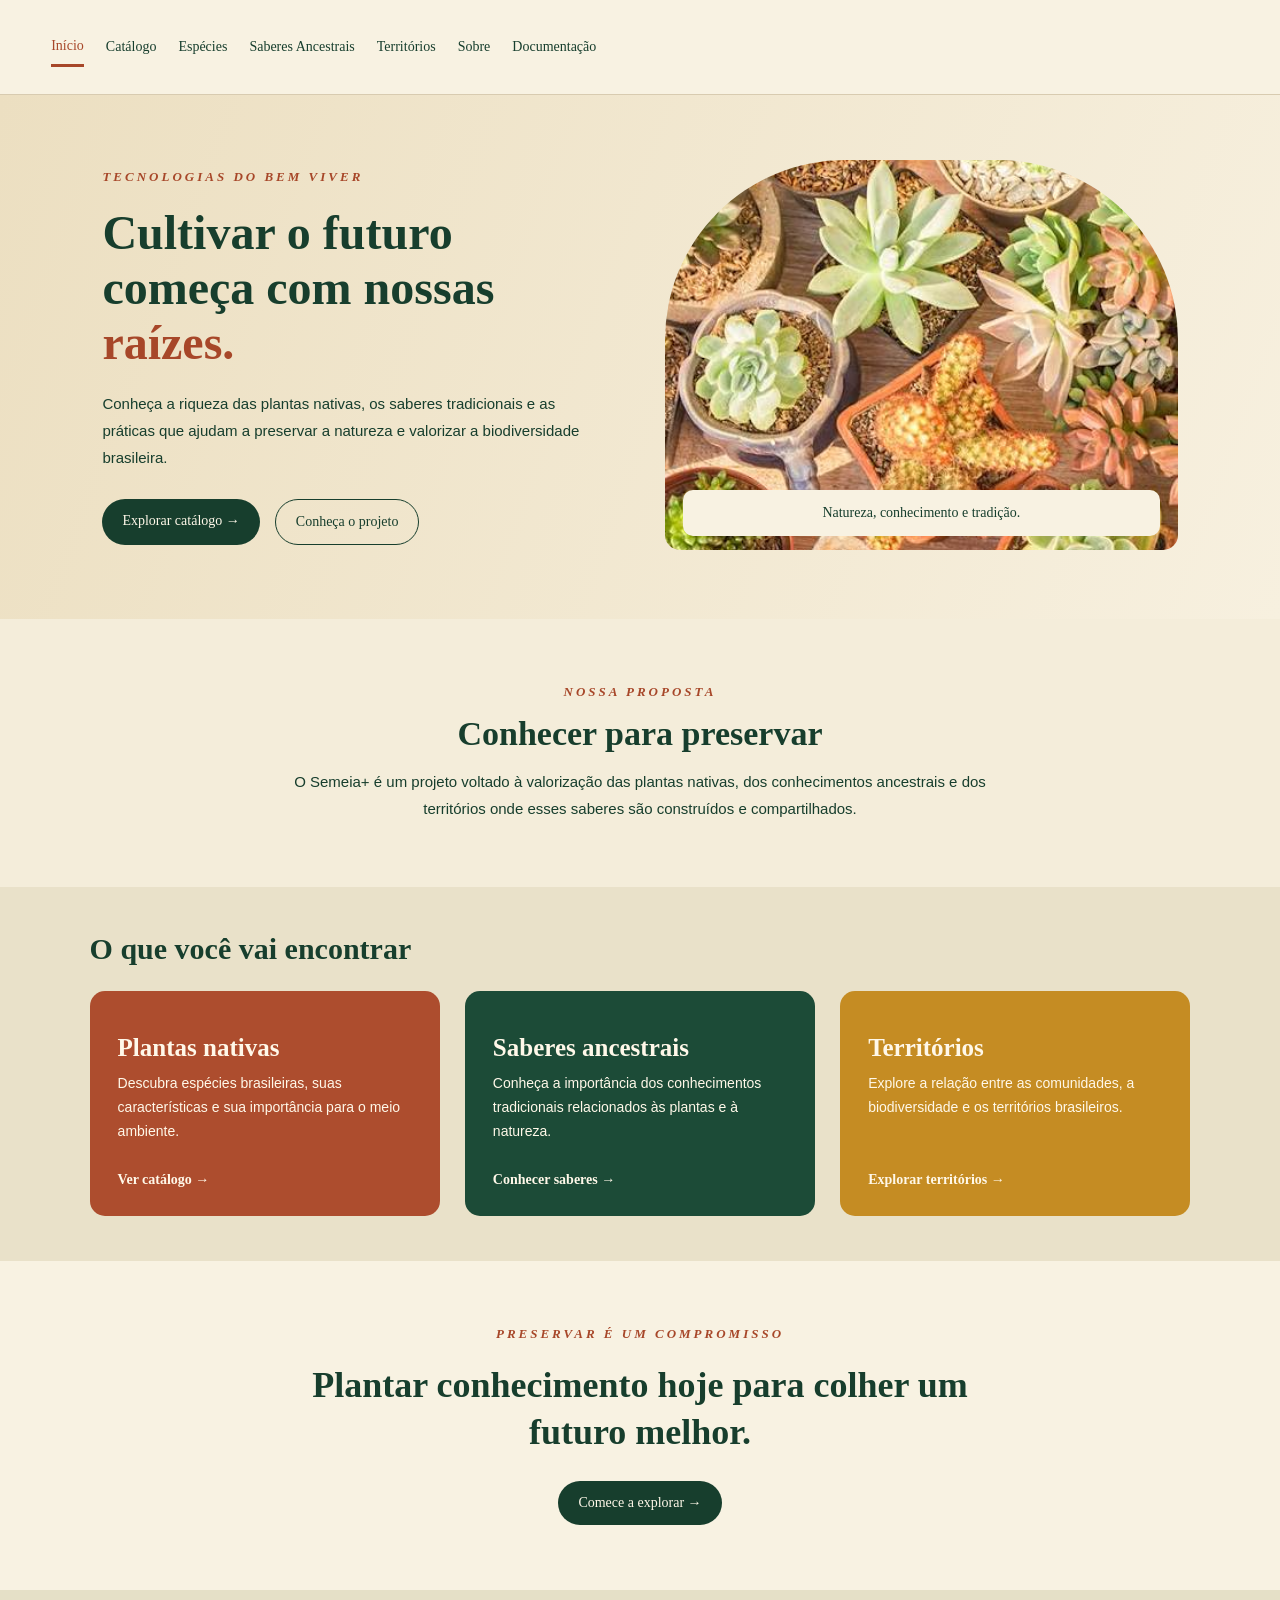
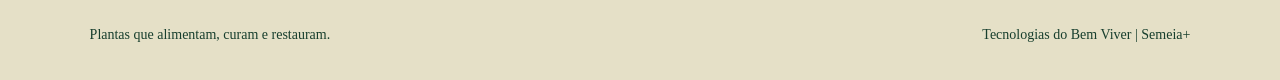
<file: index.html>
<!DOCTYPE html>
<html lang="pt-BR">

<head>
    <meta charset="UTF-8">
    <meta name="viewport" content="width=device-width, initial-scale=1.0">

    <title>Início - Semeia+</title>

    <link rel="stylesheet" href="index.css">
    <link rel="stylesheet" href="navbar.css">
</head>

<body>

    <header class="cabecalho">

      

        <nav>
            <a href="index.html" class="ativo">Início</a>
            <a href="catalogo.html">Catálogo</a>
            <a href="especies.html">Espécies</a>
            <a href="saberes.html">Saberes Ancestrais</a>
            <a href="territorios.html">Territórios</a>
            <a href="sobre.html">Sobre</a>
            <a href="documentacao.html">Documentação</a>
        </nav>

    </header>


    <main>

        <section class="inicio">

            <div class="texto-inicio">

                <p class="categoria">TECNOLOGIAS DO BEM VIVER</p>

                <h2>
                    Cultivar o futuro
                    começa com nossas
                    <span>raízes.</span>
                </h2>

                <p class="descricao-inicio">
                    Conheça a riqueza das plantas nativas, os saberes
                    tradicionais e as práticas que ajudam a preservar
                    a natureza e valorizar a biodiversidade brasileira.
                </p>

                <div class="botoes">

                    <a href="catalogo.html" class="botao-principal">
                        Explorar catálogo →
                    </a>

                    <a href="sobre.html" class="botao-secundario">
                        Conheça o projeto
                    </a>

                </div>

            </div>


            <div class="imagem-inicio">

                <img src="image.png"
                    alt="Plantas nativas e vegetação brasileira">

                <div class="legenda-imagem">
                    <p>Natureza, conhecimento e tradição.</p>
                </div>

            </div>

        </section>


        <section class="sobre-projeto">

            <p class="categoria">NOSSA PROPOSTA</p>

            <h2>Conhecer para preservar</h2>

            <p>
                O Semeia+ é um projeto voltado à valorização das plantas
                nativas, dos conhecimentos ancestrais e dos territórios
                onde esses saberes são construídos e compartilhados.
            </p>

        </section>


        <section class="destaques">

            <div class="titulo-secao">
                <h2>O que você vai encontrar</h2>
            </div>

            <div class="cartoes-inicio">

                <article class="cartao-inicio terracota">
                    

                    <h3>Plantas nativas</h3>

                    <p>
                        Descubra espécies brasileiras, suas características
                        e sua importância para o meio ambiente.
                    </p>

                    <a href="catalogo.html">Ver catálogo →</a>
                </article>


                <article class="cartao-inicio verde">
                   

                    <h3>Saberes ancestrais</h3>

                    <p>
                        Conheça a importância dos conhecimentos tradicionais
                        relacionados às plantas e à natureza.
                    </p>

                    <a href="saberes.html">Conhecer saberes →</a>
                </article>


                <article class="cartao-inicio amarelo">
                    

                    <h3>Territórios</h3>

                    <p>
                        Explore a relação entre as comunidades,
                        a biodiversidade e os territórios brasileiros.
                    </p>

                    <a href="territorios.html">Explorar territórios →</a>
                </article>

            </div>

        </section>


        <section class="frase-final">

            <p class="categoria">PRESERVAR É UM COMPROMISSO</p>

            <h2>
                Plantar conhecimento hoje
                para colher um futuro melhor.
            </h2>

            <a href="catalogo.html" class="botao-principal">
                Comece a explorar →
            </a>

        </section>

    </main>


    <footer>
        <p>Plantas que alimentam, curam e restauram.</p>
        <p>Tecnologias do Bem Viver | Semeia+</p>
    </footer>

</body>

</html>
</file>
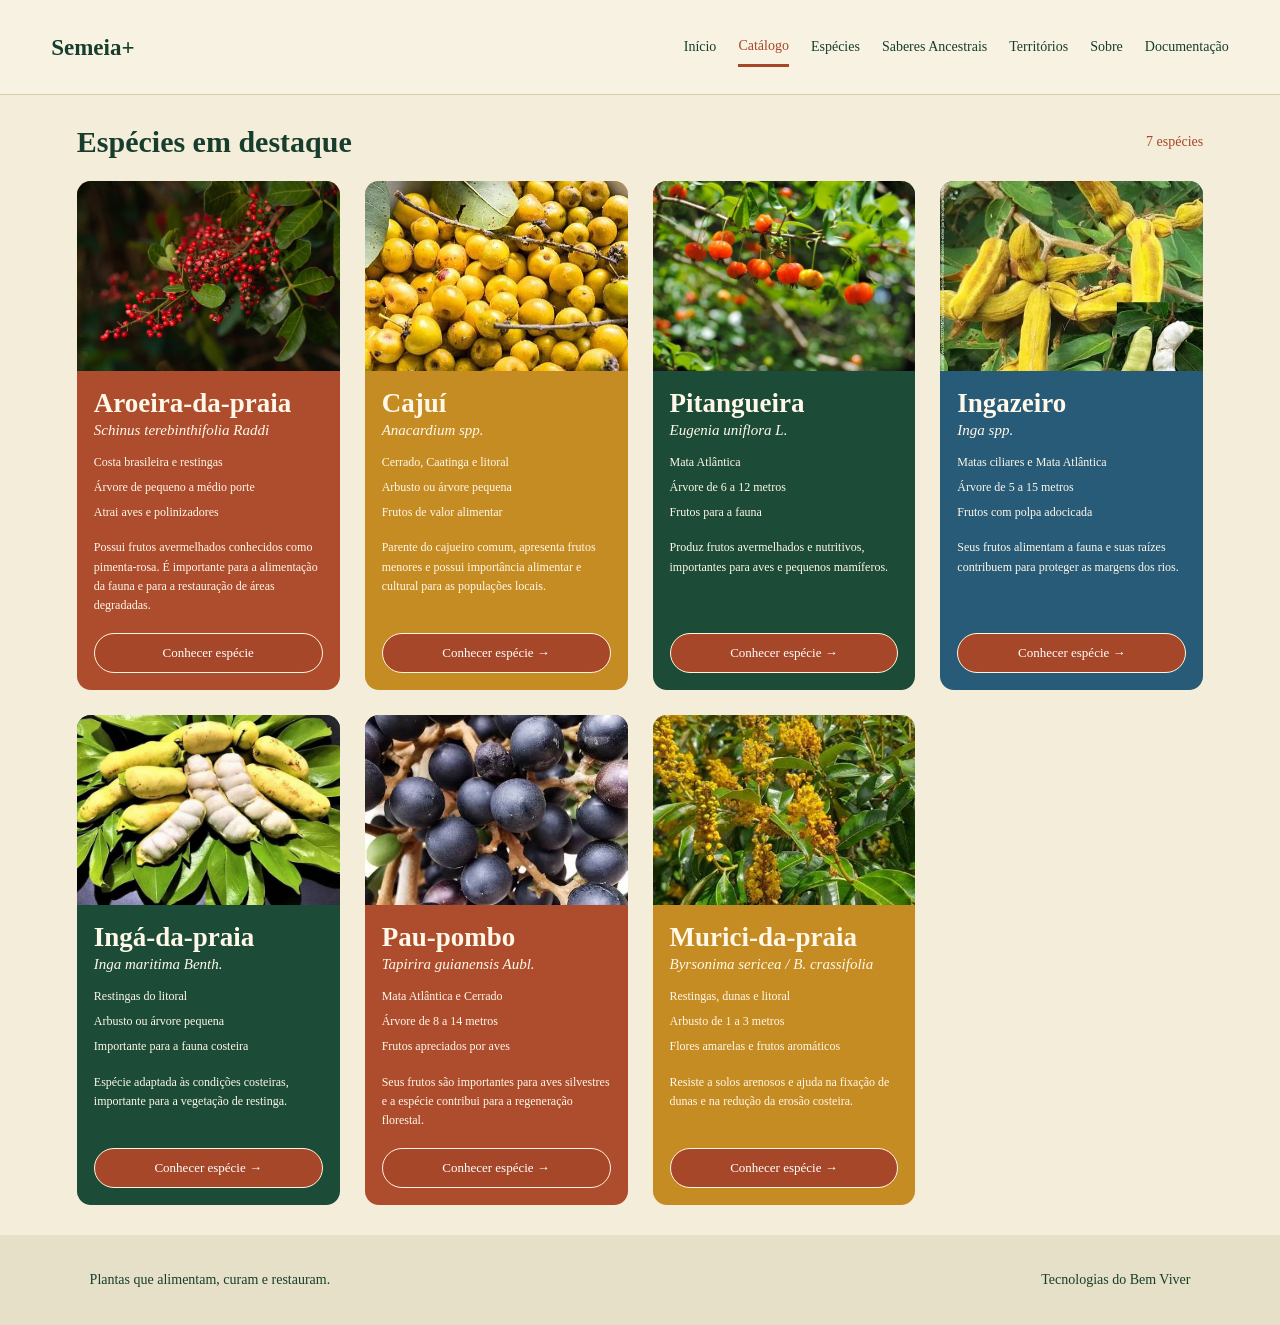
<file: catalogo.html>
<!DOCTYPE html>
<html lang="pt-BR">
<head>
    <meta charset="UTF-8">
    <meta name="viewport" content="width=device-width, initial-scale=1.0">
    <title>Catálogo - Semeia+</title>
    <link rel="stylesheet" href="catalogo.css">
    <link rel="stylesheet" href="navbar.css">
</head>
<body>

    <header class="cabecalho">
        <div class="logo">
    
            <h1>Semeia+</h1>
        </div>

        <nav>
            <a href="index.html">Início</a>
            <a href="catalogo.html" class="ativo">Catálogo</a>
            <a href="especies.html">Espécies</a>
            <a href="saberes.html">Saberes Ancestrais</a>
            <a href="territorios.html">Territórios</a>
            <a href="sobre.html">Sobre</a>
            <a href="documentacao.html">Documentação</a>
        </nav>
    </header>


    <main class="catalogo">
        <div class="titulo-secao">
            <h2>Espécies em destaque</h2>
            <p id="contador">7 espécies</p>
        </div>

        <div class="cartoes">

            <article class="cartao terracota"
                data-nome="aroeira-da-praia schinus terebinthifolia"
                data-bioma="restinga mata atlântica"
                data-tipo="árvore">

                <img src="aroeira.png"
                    alt="Aroeira-da-praia">

                <div class="conteudo">
                    <h3>Aroeira-da-praia</h3>
                    <p class="cientifico">Schinus terebinthifolia Raddi</p>

                    <p class="informacao">Costa brasileira e restingas</p>
                    <p class="informacao">Árvore de pequeno a médio porte</p>
                    <p class="informacao">Atrai aves e polinizadores</p>

                    <p class="descricao">
                        Possui frutos avermelhados conhecidos como
                        pimenta-rosa. É importante para a alimentação
                        da fauna e para a restauração de áreas degradadas.
                    </p>

                    <button onclick="mostrarDetalhes('aroeira')">
                        Conhecer espécie 
                    </button>

                    <div id="aroeira" class="detalhes">
                        <p><strong>Descrição e características:</strong>
                        Árvore de copa arredondada, folhas compostas
                        e pequenas flores claras.</p>

                        <p><strong>Locais de ocorrência:</strong>
                        Costa brasileira e diferentes formações vegetais,
                        principalmente em solos arenosos.</p>

                        <p><strong>Aspectos ecológicos:</strong>
                        Seus frutos alimentam aves e suas flores atraem
                        abelhas e outros polinizadores.</p>

                        <p><strong>Por que preservar?</strong>
                        Ajuda na recuperação da vegetação nativa e na
                        criação de condições favoráveis para a fauna.</p>
                    </div>
                </div>
            </article>

            <article class="cartao amarelo"
                data-nome="cajui anacardium humile anacardium microcarpum"
                data-bioma="cerrado caatinga restinga"
                data-tipo="arbusto">

                <img src="cajui.png" alt="Cajuí">

                <div class="conteudo">
                    <h3>Cajuí</h3>
                    <p class="cientifico">Anacardium spp.</p>

                    <p class="informacao">Cerrado, Caatinga e litoral</p>
                    <p class="informacao">Arbusto ou árvore pequena</p>
                    <p class="informacao">Frutos de valor alimentar</p>

                    <p class="descricao">
                        Parente do cajueiro comum, apresenta frutos
                        menores e possui importância alimentar e cultural
                        para as populações locais.
                    </p>

                    <button onclick="mostrarDetalhes('cajui')">
                        Conhecer espécie →
                    </button>

                    <div id="cajui" class="detalhes">
                        <p><strong>Descrição e características:</strong>
                        Pode apresentar porte arbustivo ou formar árvores
                        pequenas. Seus frutos e pseudofrutos são geralmente
                        menores que os do caju cultivado.</p>

                        <p><strong>Locais de ocorrência:</strong>
                        Cerrado, Caatinga e formações litorâneas do Nordeste
                        e Centro-Oeste.</p>

                        <p><strong>Aspectos ecológicos:</strong>
                        Adapta-se a solos arenosos e secos. Seus frutos
                        alimentam animais da fauna nativa.</p>

                        <p><strong>Por que preservar?</strong>
                        Protege a biodiversidade e valoriza os conhecimentos
                        tradicionais relacionados às plantas nativas.</p>
                    </div>
                </div>
            </article>

            <article class="cartao verde"
                data-nome="pitangueira eugenia uniflora"
                data-bioma="mata atlântica"
                data-tipo="árvore">

                <img src="pitangueira.png" alt="Pitangueira">

                <div class="conteudo">
                    <h3>Pitangueira</h3>
                    <p class="cientifico">Eugenia uniflora L.</p>

                    <p class="informacao">Mata Atlântica</p>
                    <p class="informacao">Árvore de 6 a 12 metros</p>
                    <p class="informacao">Frutos para a fauna</p>

                    <p class="descricao">
                        Produz frutos avermelhados e nutritivos, importantes
                        para aves e pequenos mamíferos.
                    </p>

                    <button onclick="mostrarDetalhes('pitangueira')">
                        Conhecer espécie →
                    </button>

                    <div id="pitangueira" class="detalhes">
                        <p><strong>Descrição e características:</strong>
                        Possui tronco tortuoso e liso, folhas brilhantes,
                        flores brancas e frutos sulcados.</p>

                        <p><strong>Locais de ocorrência:</strong>
                        Mata Atlântica e outras formações vegetais,
                        da Bahia ao Rio Grande do Sul.</p>

                        <p><strong>Aspectos ecológicos:</strong>
                        É frequente em solos úmidos. Floresce entre agosto
                        e novembro e frutifica de outubro a janeiro.</p>

                        <p><strong>Por que preservar?</strong>
                        Contribui para a conservação do solo, a arborização
                        urbana e a recuperação ambiental.</p>
                    </div>
                </div>
            </article>

            <article class="cartao azul"
                data-nome="ingazeiro inga vera inga edulis"
                data-bioma="mata atlântica"
                data-tipo="árvore">

                <img src="ingazeiro.png" alt="Ingazeiro">

                <div class="conteudo">
                    <h3>Ingazeiro</h3>
                    <p class="cientifico">Inga spp.</p>

                    <p class="informacao">Matas ciliares e Mata Atlântica</p>
                    <p class="informacao">Árvore de 5 a 15 metros</p>
                    <p class="informacao">Frutos com polpa adocicada</p>

                    <p class="descricao">
                        Seus frutos alimentam a fauna e suas raízes
                        contribuem para proteger as margens dos rios.
                    </p>

                    <button onclick="mostrarDetalhes('ingazeiro')">
                        Conhecer espécie →
                    </button>

                    <div id="ingazeiro" class="detalhes">
                        <p><strong>Descrição e características:</strong>
                        Possui copa ampla, folhas compostas e vagens
                        com sementes envoltas em polpa branca e doce.</p>

                        <p><strong>Locais de ocorrência:</strong>
                        Diversas formações vegetais brasileiras,
                        principalmente florestas e matas ciliares.</p>

                        <p><strong>Aspectos ecológicos:</strong>
                        É uma espécie pioneira, de crescimento rápido,
                        adaptada a solos úmidos e margens de rios.</p>

                        <p><strong>Por que preservar?</strong>
                        Ajuda a recuperar matas ciliares e protege
                        as margens dos rios contra a erosão.</p>
                    </div>
                </div>
            </article>

            <article class="cartao verde"
                data-nome="inga-da-praia inga maritima"
                data-bioma="restinga"
                data-tipo="arbusto">

                <img src="ingadapraia.png"
                    alt="Ingá-da-praia">

                <div class="conteudo">
                    <h3>Ingá-da-praia</h3>
                    <p class="cientifico">Inga maritima Benth.</p>

                    <p class="informacao">Restingas do litoral</p>
                    <p class="informacao">Arbusto ou árvore pequena</p>
                    <p class="informacao">Importante para a fauna costeira</p>

                    <p class="descricao">
                        Espécie adaptada às condições costeiras,
                        importante para a vegetação de restinga.
                    </p>

                    <button onclick="mostrarDetalhes('inga-praia')">
                        Conhecer espécie →
                    </button>

                    <div id="inga-praia" class="detalhes">
                        <p><strong>Descrição e características:</strong>
                        Planta de 1 a 6 metros, com folhas compostas
                        e vagens achatadas com polpa branca.</p>

                        <p><strong>Locais de ocorrência:</strong>
                        Endêmica do Brasil, registrada em restingas
                        do Sudeste, especialmente no Rio de Janeiro.</p>

                        <p><strong>Aspectos ecológicos:</strong>
                        Tolera solos salinos e áreas brejosas próximas
                        ao mar. Floresce de junho a novembro.</p>

                        <p><strong>Por que preservar?</strong>
                        Sua conservação contribui para a restauração
                        de restingas afetadas pela urbanização.</p>
                    </div>
                </div>
            </article>

            <article class="cartao terracota"
                data-nome="pau-pombo tapirira guianensis"
                data-bioma="mata atlântica cerrado"
                data-tipo="árvore">

                <img src="paupombo.png" alt="Pau-pombo">

                <div class="conteudo">
                    <h3>Pau-pombo</h3>
                    <p class="cientifico">Tapirira guianensis Aubl.</p>

                    <p class="informacao">Mata Atlântica e Cerrado</p>
                    <p class="informacao">Árvore de 8 a 14 metros</p>
                    <p class="informacao">Frutos apreciados por aves</p>

                    <p class="descricao">
                        Seus frutos são importantes para aves silvestres
                        e a espécie contribui para a regeneração florestal.
                    </p>

                    <button onclick="mostrarDetalhes('pau-pombo')">
                        Conhecer espécie →
                    </button>

                    <div id="pau-pombo" class="detalhes">
                        <p><strong>Descrição e características:</strong>
                        Árvore de copa frondosa, folhas compostas
                        e frutos pequenos e carnosos.</p>

                        <p><strong>Locais de ocorrência:</strong>
                        Ocorre em quase todo o Brasil, principalmente
                        em solos úmidos e várzeas.</p>

                        <p><strong>Aspectos ecológicos:</strong>
                        Seus frutos alimentam aves silvestres,
                        incluindo pombos nativos.</p>

                        <p><strong>Por que preservar?</strong>
                        Ajuda a manter populações de aves e contribui
                        para a regeneração florestal.</p>
                    </div>
                </div>
            </article>

            <article class="cartao amarelo"
                data-nome="murici-da-praia byrsonima sericea byrsonima crassifolia"
                data-bioma="restinga"
                data-tipo="arbusto">

                <img src="murici.png"
                    alt="Murici-da-praia">

                <div class="conteudo">
                    <h3>Murici-da-praia</h3>
                    <p class="cientifico">Byrsonima sericea / B. crassifolia</p>

                    <p class="informacao">Restingas, dunas e litoral</p>
                    <p class="informacao">Arbusto de 1 a 3 metros</p>
                    <p class="informacao">Flores amarelas e frutos aromáticos</p>

                    <p class="descricao">
                        Resiste a solos arenosos e ajuda na fixação de
                        dunas e na redução da erosão costeira.
                    </p>

                    <button onclick="mostrarDetalhes('murici')">
                        Conhecer espécie →
                    </button>

                    <div id="murici" class="detalhes">
                        <p><strong>Descrição e características:</strong>
                        Arbusto de copa aberta, folhas coriáceas,
                        flores amarelas e frutos aromáticos.</p>

                        <p><strong>Locais de ocorrência:</strong>
                        Faixa litorânea brasileira, em restingas,
                        dunas e matas de tabuleiro.</p>

                        <p><strong>Aspectos ecológicos:</strong>
                        Resistente ao sol, à salinidade e aos solos
                        arenosos. Floresce de setembro a janeiro.</p>

                        <p><strong>Por que preservar?</strong>
                        Contribui para fixar dunas, conter a erosão
                        e alimentar a fauna das restingas.</p>
                    </div>
                </div>
            </article>

        </div>
    </main>

    <footer>
        <p>Plantas que alimentam, curam e restauram.</p>
        <p>Tecnologias do Bem Viver</p>
    </footer>

    <script>
        function mostrarDetalhes(id) {
            const detalhes = document.getElementById(id);
            detalhes.classList.toggle("aberto");
        }

        const busca = document.getElementById("busca");
        const filtroBioma = document.getElementById("filtroBioma");
        const filtroTipo = document.getElementById("filtroTipo");
        const cartoes = document.querySelectorAll(".cartao");
        const contador = document.getElementById("contador");

        function filtrarEspecies() {
            let quantidade = 0;
            const texto = busca.value.toLowerCase();
            const bioma = filtroBioma.value;
            const tipo = filtroTipo.value;

            cartoes.forEach(function(cartao) {
                const nome = cartao.dataset.nome;
                const biomas = cartao.dataset.bioma;
                const planta = cartao.dataset.tipo;

                const combinaNome = nome.includes(texto);
                const combinaBioma = bioma === "" || biomas.includes(bioma);
                const combinaTipo = tipo === "" || planta === tipo;

                if (combinaNome && combinaBioma && combinaTipo) {
                    cartao.style.display = "flex";
                    quantidade++;
                } else {
                    cartao.style.display = "none";
                }
            });

            contador.textContent = quantidade +
                (quantidade === 1 ? " espécie" : " espécies");
        }

        busca.addEventListener("input", filtrarEspecies);
        filtroBioma.addEventListener("change", filtrarEspecies);
        filtroTipo.addEventListener("change", filtrarEspecies);
    </script>

</body>
</html>
</file>
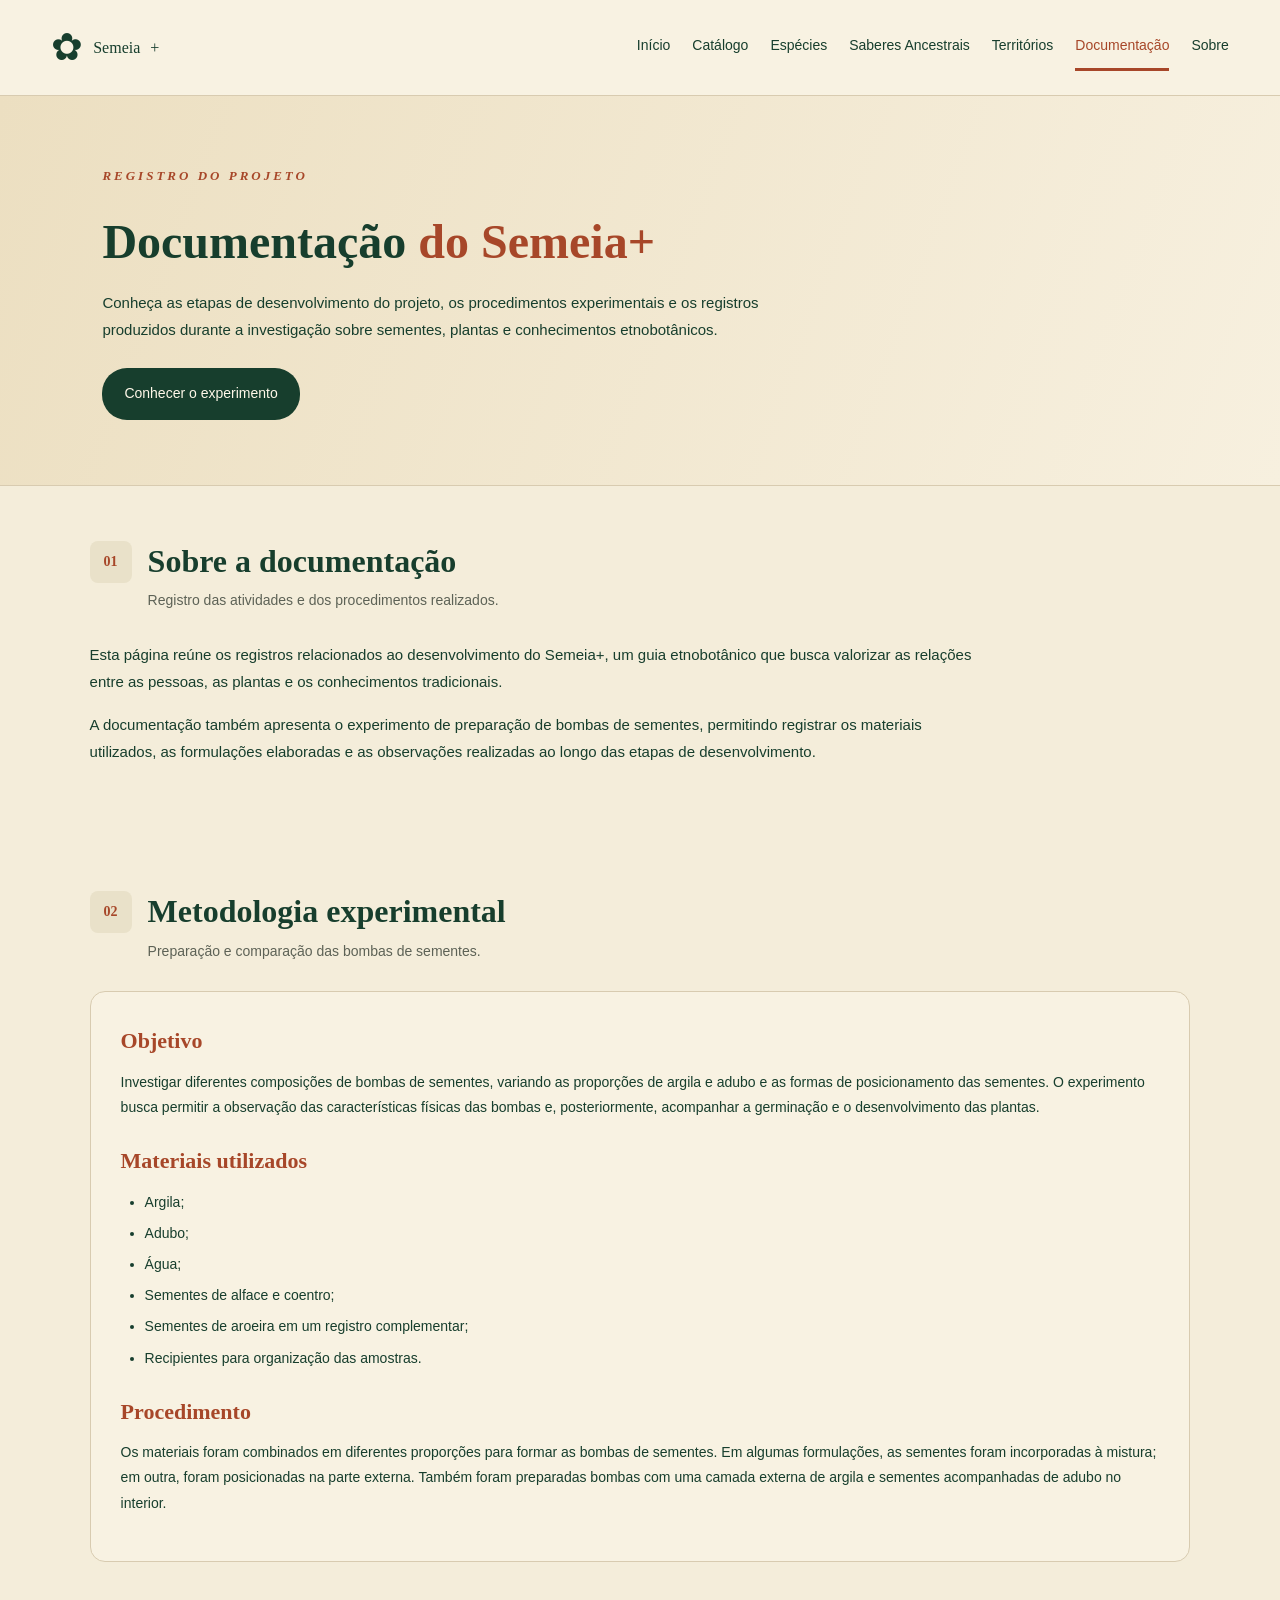
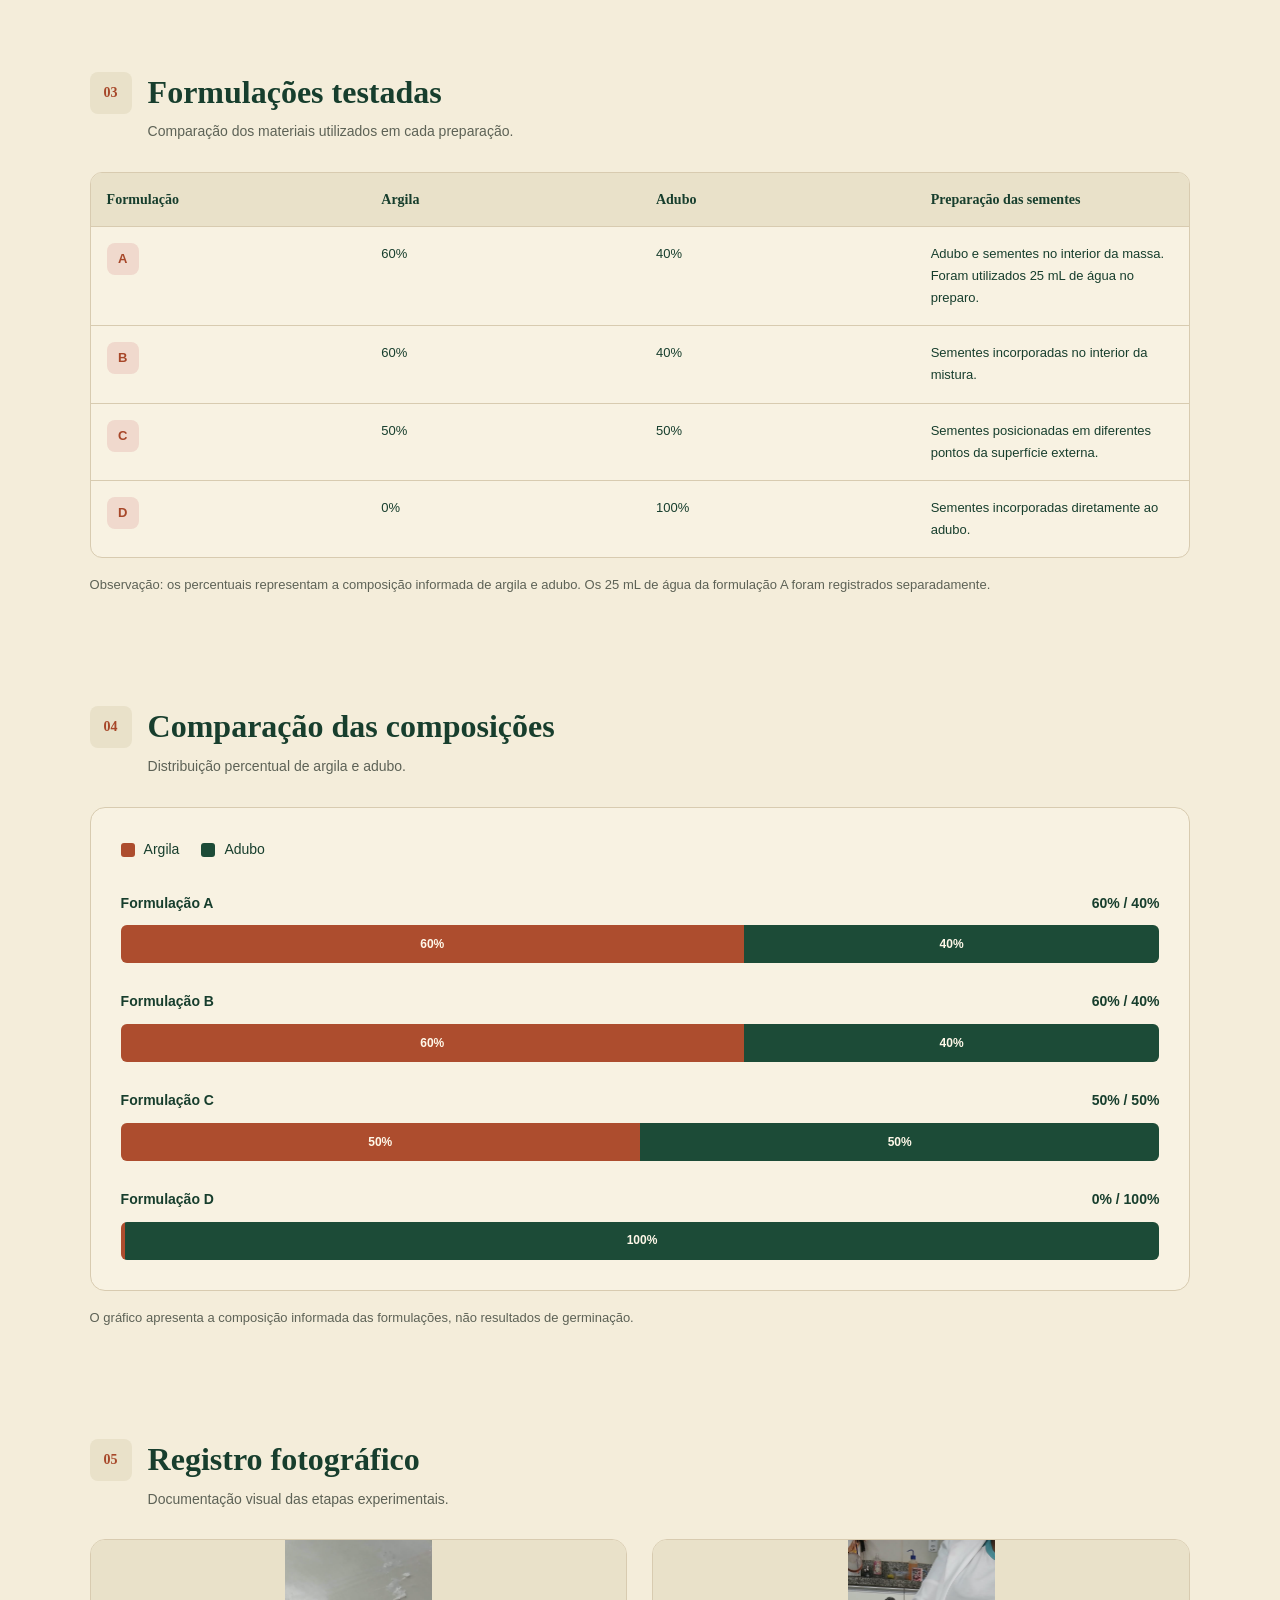
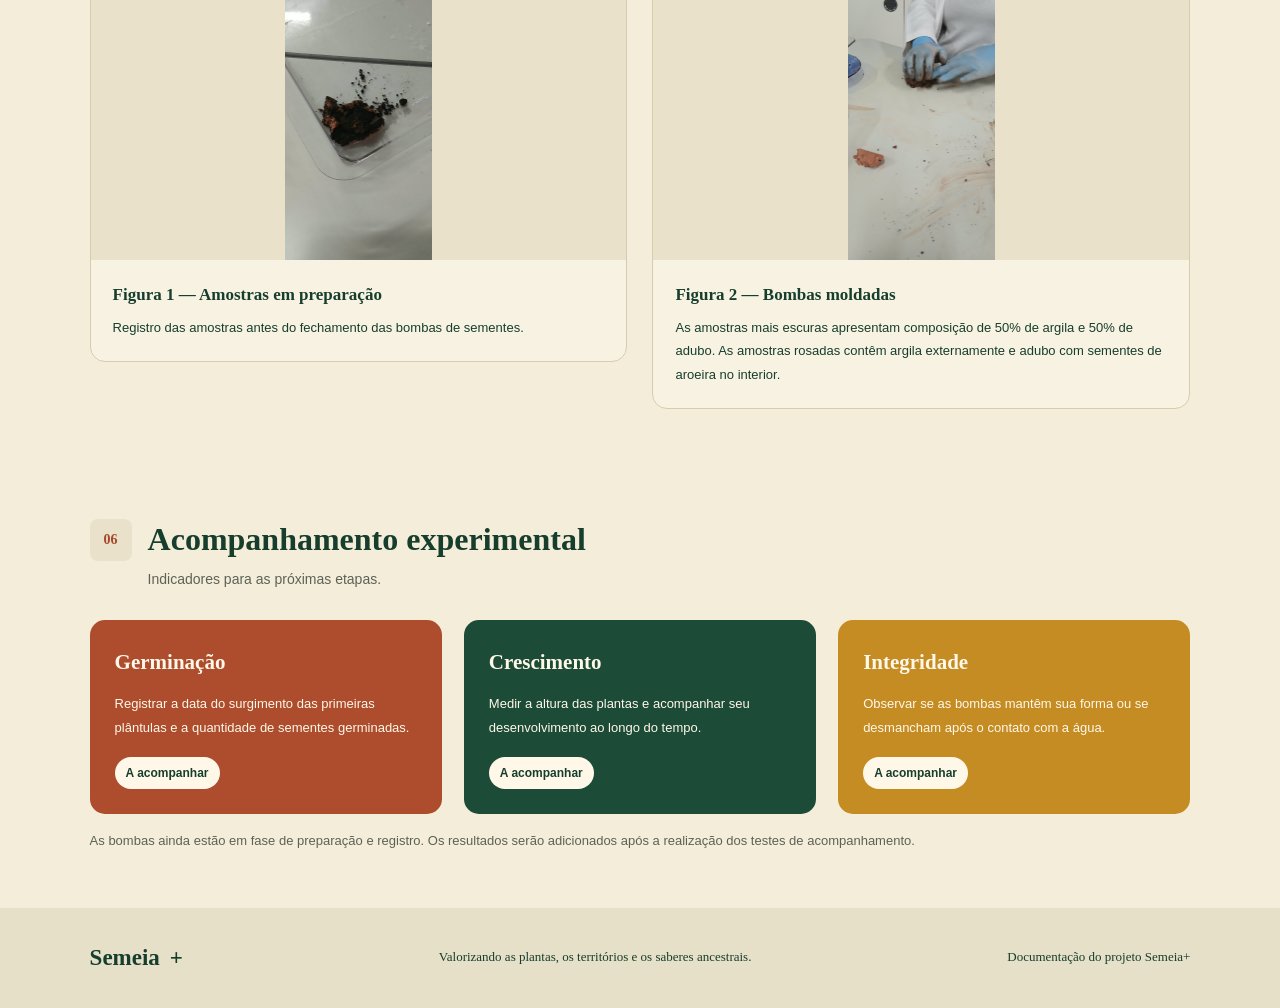
<file: documentacao.html>
<!DOCTYPE html>
<html lang="pt-br">

<head>
    <meta charset="UTF-8">
    <meta name="viewport" content="width=device-width, initial-scale=1.0">

    <title>Documentação | Semeia+</title>

    <link rel="stylesheet" href="documentacao.css">
    <link rel="stylesheet" href="navbar.css">
</head>

<body>

    <!-- Cabeçalho e navegação -->
    <header class="cabecalho">
        <a href="index.html" class="logo">
            <span class="simbolo">✿</span>
            Semeia<span class="destaque">+</span>
        </a>

        <nav class="menu">
            <a href="index.html">Início</a>
            <a href="catalogo.html">Catálogo</a>
            <a href="especies.html">Espécies</a>
            <a href="saberes.html">Saberes Ancestrais</a>
            <a href="territorios.html">Territórios</a>
            <a href="documentacao.html" class="ativo">Documentação</a>
            <a href="sobre.html">Sobre</a>
        </nav>
    </header>

    <main>

        <!-- Apresentação -->
        <section class="introducao">
            <span class="etiqueta">REGISTRO DO PROJETO</span>

            <h1>Documentação <span>do Semeia+</span></h1>

            <p>
                Conheça as etapas de desenvolvimento do projeto,
                os procedimentos experimentais e os registros
                produzidos durante a investigação sobre sementes,
                plantas e conhecimentos etnobotânicos.
            </p>

            <a href="#experimento" class="botao">
                Conhecer o experimento
            </a>
        </section>

        <!-- Sobre a documentação -->
        <section class="secao">
            <div class="titulo-secao">
                <span class="numero">01</span>
                <div>
                    <h2>Sobre a documentação</h2>
                    <p>Registro das atividades e dos procedimentos realizados.</p>
                </div>
            </div>

            <div class="texto-introdutorio">
                <p>
                    Esta página reúne os registros relacionados ao
                    desenvolvimento do Semeia+, um guia etnobotânico
                    que busca valorizar as relações entre as pessoas,
                    as plantas e os conhecimentos tradicionais.
                </p>

                <p>
                    A documentação também apresenta o experimento
                    de preparação de bombas de sementes, permitindo
                    registrar os materiais utilizados, as formulações
                    elaboradas e as observações realizadas ao longo
                    das etapas de desenvolvimento.
                </p>
            </div>
        </section>

        <!-- Metodologia -->
        <section class="secao" id="experimento">

            <div class="titulo-secao">
                <span class="numero">02</span>
                <div>
                    <h2>Metodologia experimental</h2>
                    <p>Preparação e comparação das bombas de sementes.</p>
                </div>
            </div>

            <div class="cartao-metodologia">
                <h3>Objetivo</h3>

                <p>
                    Investigar diferentes composições de bombas de
                    sementes, variando as proporções de argila e
                    adubo e as formas de posicionamento das sementes.
                    O experimento busca permitir a observação das
                    características físicas das bombas e, posteriormente,
                    acompanhar a germinação e o desenvolvimento das plantas.
                </p>

                <h3>Materiais utilizados</h3>

                <ul>
                    <li>Argila;</li>
                    <li>Adubo;</li>
                    <li>Água;</li>
                    <li>Sementes de alface e coentro;</li>
                    <li>Sementes de aroeira em um registro complementar;</li>
                    <li>Recipientes para organização das amostras.</li>
                </ul>

                <h3>Procedimento</h3>

                <p>
                    Os materiais foram combinados em diferentes
                    proporções para formar as bombas de sementes.
                    Em algumas formulações, as sementes foram
                    incorporadas à mistura; em outra, foram
                    posicionadas na parte externa. Também foram
                    preparadas bombas com uma camada externa de
                    argila e sementes acompanhadas de adubo no interior.
                </p>
            </div>
        </section>

        <!-- Formulações -->
        <section class="secao">

            <div class="titulo-secao">
                <span class="numero">03</span>
                <div>
                    <h2>Formulações testadas</h2>
                    <p>Comparação dos materiais utilizados em cada preparação.</p>
                </div>
            </div>

            <div class="tabela-container">
                <table>
                    <thead>
                        <tr>
                            <th>Formulação</th>
                            <th>Argila</th>
                            <th>Adubo</th>
                            <th>Preparação das sementes</th>
                        </tr>
                    </thead>

                    <tbody>
                        <tr>
                            <td><span class="codigo">A</span></td>
                            <td>60%</td>
                            <td>40%</td>
                            <td>
                                Adubo e sementes no interior da massa.
                                Foram utilizados 25 mL de água no preparo.
                            </td>
                        </tr>

                        <tr>
                            <td><span class="codigo">B</span></td>
                            <td>60%</td>
                            <td>40%</td>
                            <td>
                                Sementes incorporadas no interior da mistura.
                            </td>
                        </tr>

                        <tr>
                            <td><span class="codigo">C</span></td>
                            <td>50%</td>
                            <td>50%</td>
                            <td>
                                Sementes posicionadas em diferentes
                                pontos da superfície externa.
                            </td>
                        </tr>

                        <tr>
                            <td><span class="codigo">D</span></td>
                            <td>0%</td>
                            <td>100%</td>
                            <td>
                                Sementes incorporadas diretamente ao adubo.
                            </td>
                        </tr>
                    </tbody>
                </table>
            </div>

            <p class="observacao">
                Observação: os percentuais representam a composição
                informada de argila e adubo. Os 25 mL de água da
                formulação A foram registrados separadamente.
            </p>

        </section>

        <!-- Gráfico -->
        <section class="secao">

            <div class="titulo-secao">
                <span class="numero">04</span>
                <div>
                    <h2>Comparação das composições</h2>
                    <p>Distribuição percentual de argila e adubo.</p>
                </div>
            </div>

            <div class="grafico-container">

                <div class="legenda">
                    <span><i class="cor-argila"></i> Argila</span>
                    <span><i class="cor-adubo"></i> Adubo</span>
                </div>

                <div class="barra-item">
                    <div class="barra-titulo">
                        <span>Formulação A</span>
                        <span>60% / 40%</span>
                    </div>
                    <div class="barra">
                        <div class="argila" style="width: 60%">60%</div>
                        <div class="adubo" style="width: 40%">40%</div>
                    </div>
                </div>

                <div class="barra-item">
                    <div class="barra-titulo">
                        <span>Formulação B</span>
                        <span>60% / 40%</span>
                    </div>
                    <div class="barra">
                        <div class="argila" style="width: 60%">60%</div>
                        <div class="adubo" style="width: 40%">40%</div>
                    </div>
                </div>

                <div class="barra-item">
                    <div class="barra-titulo">
                        <span>Formulação C</span>
                        <span>50% / 50%</span>
                    </div>
                    <div class="barra">
                        <div class="argila" style="width: 50%">50%</div>
                        <div class="adubo" style="width: 50%">50%</div>
                    </div>
                </div>

                <div class="barra-item">
                    <div class="barra-titulo">
                        <span>Formulação D</span>
                        <span>0% / 100%</span>
                    </div>
                    <div class="barra">
                        <div class="argila" style="width: 0%"></div>
                        <div class="adubo" style="width: 100%">100%</div>
                    </div>
                </div>

            </div>

            <p class="observacao">
                O gráfico apresenta a composição informada das
                formulações, não resultados de germinação.
            </p>

        </section>

        <!-- Registro fotográfico -->
        <section class="secao">

            <div class="titulo-secao">
                <span class="numero">05</span>
                <div>
                    <h2>Registro fotográfico</h2>
                    <p>Documentação visual das etapas experimentais.</p>
                </div>
            </div>

            <div class="galeria">

                <figure class="foto">
                    <img
                        src="bombasemfechar.jpeg"
                        alt="Amostras de argila e adubo antes do fechamento das bombas"
                        loading="lazy"
                    >

                    <figcaption>
                        <strong>Figura 1 — Amostras em preparação</strong>
                        <p>
                            Registro das amostras antes do fechamento
                            das bombas de sementes.
                        </p>
                    </figcaption>
                </figure>

                <figure class="foto">
                    <img
                        src="moldagem.jpeg"
                        alt="Bombas de sementes moldadas com diferentes composições"
                        loading="lazy"
                    >

                    <figcaption>
                        <strong>Figura 2 — Bombas moldadas</strong>
                        <p>
                            As amostras mais escuras apresentam
                            composição de 50% de argila e 50% de adubo.
                            As amostras rosadas contêm argila externamente
                            e adubo com sementes de aroeira no interior.
                        </p>
                    </figcaption>
                </figure>

            </div>
        </section>

        <!-- Acompanhamento -->
        <section class="secao">

            <div class="titulo-secao">
                <span class="numero">06</span>
                <div>
                    <h2>Acompanhamento experimental</h2>
                    <p>Indicadores para as próximas etapas.</p>
                </div>
            </div>

            <div class="indicadores">

                <article class="indicador">
                    <h3>Germinação</h3>
                    <p>
                        Registrar a data do surgimento das primeiras
                        plântulas e a quantidade de sementes germinadas.
                    </p>
                    <span class="status">A acompanhar</span>
                </article>

                <article class="indicador">
                    <h3>Crescimento</h3>
                    <p>
                        Medir a altura das plantas e acompanhar
                        seu desenvolvimento ao longo do tempo.
                    </p>
                    <span class="status">A acompanhar</span>
                </article>

                <article class="indicador">
                    <h3>Integridade</h3>
                    <p>
                        Observar se as bombas mantêm sua forma
                        ou se desmancham após o contato com a água.
                    </p>
                    <span class="status">A acompanhar</span>
                </article>

            </div>

            <p class="observacao">
                As bombas ainda estão em fase de preparação e registro.
                Os resultados serão adicionados após a realização
                dos testes de acompanhamento.
            </p>
        </section>

    </main>

    <!-- Rodapé -->
    <footer class="rodape">
        <a href="index.html" class="logo">
            Semeia<span class="destaque">+</span>
        </a>

        <p>
            Valorizando as plantas, os territórios e os saberes ancestrais.
        </p>

        <span>Documentação do projeto Semeia+</span>
    </footer>

</body>
</html>
</file>
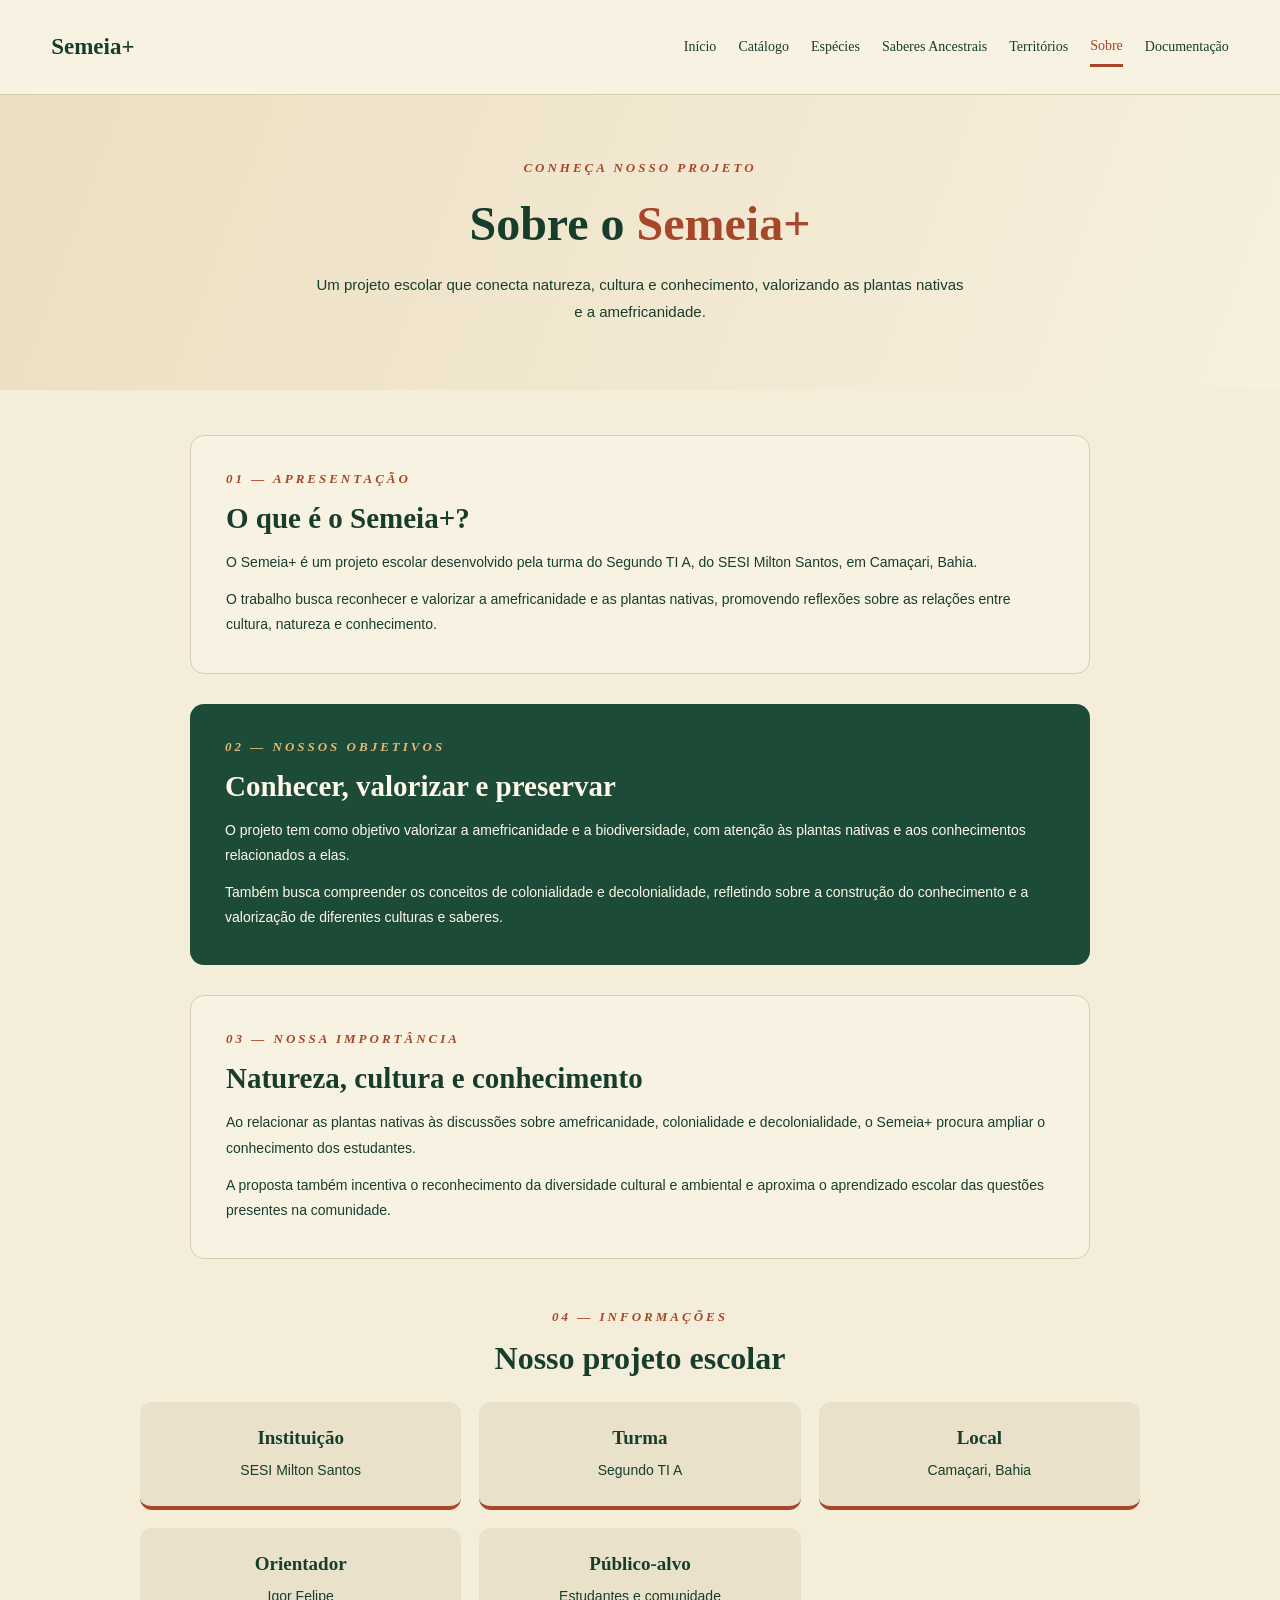
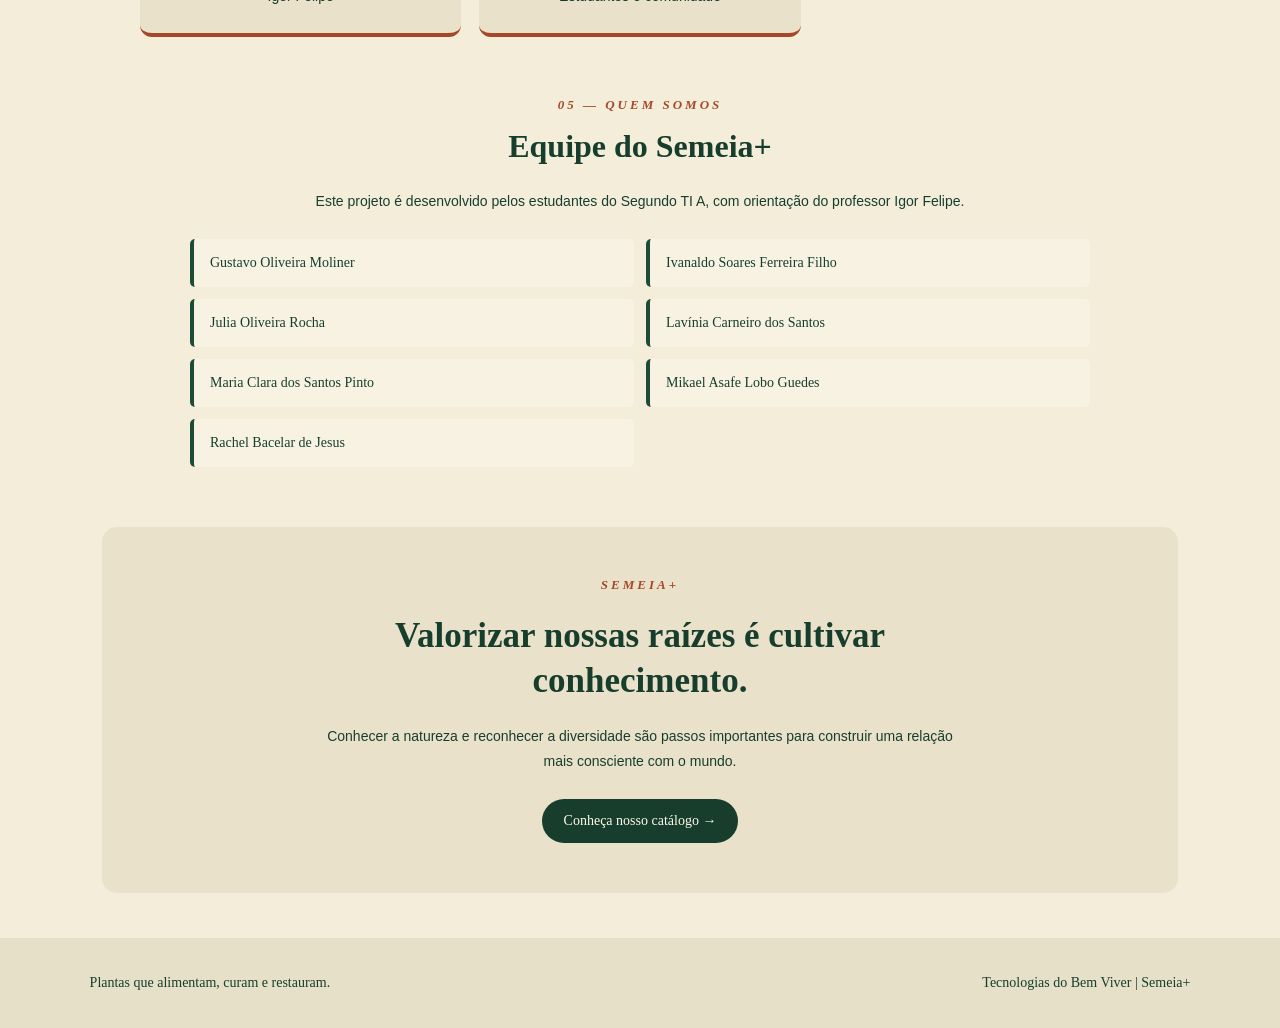
<file: sobre.html>
<!DOCTYPE html>
<html lang="pt-BR">

<head>
    <meta charset="UTF-8">
    <meta name="viewport" content="width=device-width, initial-scale=1.0">

    <title>Sobre - Semeia+</title>

    <link rel="stylesheet" href="sobre.css">
    <link rel="stylesheet" href="navbar.css">
</head>

<body>

    <header class="cabecalho">

        <div class="logo">
            <h1>Semeia+</h1>
        </div>

        <nav>
            <a href="index.html">Início</a>
            <a href="catalogo.html">Catálogo</a>
            <a href="especies.html">Espécies</a>
            <a href="saberes.html">Saberes Ancestrais</a>
            <a href="territorios.html">Territórios</a>
            <a href="sobre.html" class="ativo">Sobre</a>
            <a href="documentacao.html">Documentação</a>
        </nav>

    </header>


    <main>

        <section class="apresentacao">

            <div class="texto">

                <p class="categoria">CONHEÇA NOSSO PROJETO</p>

                <h2>
                    Sobre o
                    <span>Semeia+</span>
                </h2>

                <p>
                    Um projeto escolar que conecta natureza,
                    cultura e conhecimento, valorizando as plantas
                    nativas e a amefricanidade.
                </p>

            </div>

        </section>


        <section class="conteudo">

            <article class="bloco">

                <p class="categoria">01 — APRESENTAÇÃO</p>

                <h2>O que é o Semeia+?</h2>

                <p>
                    O Semeia+ é um projeto escolar desenvolvido
                    pela turma do Segundo TI A, do SESI Milton Santos,
                    em Camaçari, Bahia.
                </p>

                <p>
                    O trabalho busca reconhecer e valorizar a
                    amefricanidade e as plantas nativas, promovendo
                    reflexões sobre as relações entre cultura,
                    natureza e conhecimento.
                </p>

            </article>


            <article class="bloco destaque">

                <p class="categoria">02 — NOSSOS OBJETIVOS</p>

                <h2>Conhecer, valorizar e preservar</h2>

                <p>
                    O projeto tem como objetivo valorizar a
                    amefricanidade e a biodiversidade, com atenção
                    às plantas nativas e aos conhecimentos
                    relacionados a elas.
                </p>

                <p>
                    Também busca compreender os conceitos de
                    colonialidade e decolonialidade, refletindo
                    sobre a construção do conhecimento e a
                    valorização de diferentes culturas e saberes.
                </p>

            </article>


            <article class="bloco">

                <p class="categoria">03 — NOSSA IMPORTÂNCIA</p>

                <h2>Natureza, cultura e conhecimento</h2>

                <p>
                    Ao relacionar as plantas nativas às discussões
                    sobre amefricanidade, colonialidade e
                    decolonialidade, o Semeia+ procura ampliar
                    o conhecimento dos estudantes.
                </p>

                <p>
                    A proposta também incentiva o reconhecimento
                    da diversidade cultural e ambiental e aproxima
                    o aprendizado escolar das questões presentes
                    na comunidade.
                </p>

            </article>


            <section class="informacoes">

                <p class="categoria">04 — INFORMAÇÕES</p>

                <h2>Nosso projeto escolar</h2>

                <div class="dados">

                    <div class="dado">
                        <h3>Instituição</h3>
                        <p>SESI Milton Santos</p>
                    </div>

                    <div class="dado">
                        <h3>Turma</h3>
                        <p>Segundo TI A</p>
                    </div>

                    <div class="dado">
                        <h3>Local</h3>
                        <p>Camaçari, Bahia</p>
                    </div>

                    <div class="dado">
                        <h3>Orientador</h3>
                        <p>Igor Felipe</p>
                    </div>

                    <div class="dado">
                        <h3>Público-alvo</h3>
                        <p>Estudantes e comunidade</p>
                    </div>

                </div>

            </section>


            <section class="equipe">

                <p class="categoria">05 — QUEM SOMOS</p>

                <h2>Equipe do Semeia+</h2>

                <p class="introducao-equipe">
                    Este projeto é desenvolvido pelos estudantes
                    do Segundo TI A, com orientação do professor
                    Igor Felipe.
                </p>

                <div class="lista-equipe">

                    <p>Gustavo Oliveira Moliner</p>

                    <p>Ivanaldo Soares Ferreira Filho</p>

                    <p>Julia Oliveira Rocha</p>

                    <p>Lavínia Carneiro dos Santos</p>

                    <p>Maria Clara dos Santos Pinto</p>

                    <p>Mikael Asafe Lobo Guedes</p>

                    <p>Rachel Bacelar de Jesus</p>

                </div>

            </section>


            <section class="mensagem-final">

                <p class="categoria">SEMEIA+</p>

                <h2>
                    Valorizar nossas raízes
                    é cultivar conhecimento.
                </h2>

                <p>
                    Conhecer a natureza e reconhecer a diversidade
                    são passos importantes para construir uma
                    relação mais consciente com o mundo.
                </p>

                <a href="catalogo.html" class="botao">
                    Conheça nosso catálogo →
                </a>

            </section>

        </section>

    </main>


    <footer>

        <p>Plantas que alimentam, curam e restauram.</p>

        <p>Tecnologias do Bem Viver | Semeia+</p>

    </footer>

</body>

</html>
</file>
<file: index.css>
* {
    margin: 0;
    padding: 0;
    box-sizing: border-box;
}

body {
    background-color: #f4edda;
    color: #173e2d;
    font-family: Georgia, "Times New Roman", serif;
}


.cabecalho {
    min-height: 95px;
    padding: 15px 4%;
    display: flex;
    align-items: center;
    justify-content: space-between;
    gap: 25px;
    background-color: #f8f2e2;
    border-bottom: 1px solid #d8cbb0;
}

.logo {
    display: flex;
    align-items: center;
    gap: 10px;
}

.simbolo {
    font-size: 38px;
}

.logo h1 {
    font-size: 23px;
}

nav {
    display: flex;
    align-items: center;
    flex-wrap: wrap;
    gap: 22px;
}

nav a {
    color: #173e2d;
    text-decoration: none;
    font-size: 14px;
    padding: 10px 0;
}

nav a:hover,
nav a.ativo {
    color: #a74729;
    border-bottom: 3px solid #a74729;
}



.inicio {
    padding: 65px 8%;
    display: grid;
    grid-template-columns: 1fr 1fr;
    align-items: center;
    gap: 50px;
    background: linear-gradient(110deg, #ecdfc1, #f7f0df);
}

.categoria {
    color: #a74729;
    font-size: 13px;
    letter-spacing: 3px;
    font-style: italic;
    font-weight: bold;
}

.texto-inicio h2 {
    margin: 20px 0;
    font-size: 48px;
    line-height: 1.15;
}

.texto-inicio h2 span {
    color: #a74729;
}

.descricao-inicio {
    max-width: 500px;
    font-family: Arial, sans-serif;
    font-size: 15px;
    line-height: 1.8;
}

.botoes {
    display: flex;
    flex-wrap: wrap;
    gap: 15px;
    margin-top: 28px;
}

.botao-principal,
.botao-secundario {
    display: inline-block;
    padding: 14px 20px;
    border-radius: 25px;
    text-decoration: none;
    font-size: 14px;
}

.botao-principal {
    background-color: #173e2d;
    color: #fff8e9;
}

.botao-principal:hover {
    background-color: #a74729;
}

.botao-secundario {
    border: 1px solid #173e2d;
    color: #173e2d;
}

.botao-secundario:hover {
    background-color: #e5d5b5;
}



.imagem-inicio {
    position: relative;
}

.imagem-inicio img {
    width: 100%;
    height: 390px;
    object-fit: cover;
    border-radius: 180px 180px 15px 15px;
    background-color: #d7c9a9;
}

.legenda-imagem {
    position: absolute;
    bottom: 18px;
    left: 18px;
    right: 18px;
    padding: 15px;
    background-color: #f8f2e2;
    border-radius: 10px;
    text-align: center;
    font-size: 14px;
}


.sobre-projeto {
    padding: 65px 15%;
    text-align: center;
}

.sobre-projeto h2 {
    margin: 15px 0;
    font-size: 34px;
}

.sobre-projeto > p:last-child {
    max-width: 750px;
    margin: auto;
    font-family: Arial, sans-serif;
    font-size: 15px;
    line-height: 1.8;
}



.destaques {
    padding: 45px 7%;
    background-color: #e9e1c9;
}

.titulo-secao {
    margin-bottom: 25px;
}

.titulo-secao h2 {
    font-size: 30px;
}

.cartoes-inicio {
    display: grid;
    grid-template-columns: repeat(3, 1fr);
    gap: 25px;
}

.cartao-inicio {
    padding: 28px;
    border-radius: 15px;
    color: #fff8e9;
}

.terracota {
    background-color: #ad4d2e;
}

.verde {
    background-color: #1c4b37;
}

.amarelo {
    background-color: #c58c23;
}

.cartao-inicio span {
    font-size: 35px;
}

.cartao-inicio h3 {
    margin: 15px 0 10px;
    font-size: 25px;
}

.cartao-inicio p {
    min-height: 85px;
    font-family: Arial, sans-serif;
    font-size: 14px;
    line-height: 1.7;
}

.cartao-inicio a {
    display: inline-block;
    margin-top: 15px;
    color: #fff8e9;
    font-size: 14px;
    font-weight: bold;
    text-decoration: none;
}

.cartao-inicio a:hover {
    text-decoration: underline;
}



.frase-final {
    padding: 65px 10%;
    text-align: center;
    background-color: #f8f2e2;
}

.frase-final h2 {
    max-width: 700px;
    margin: 20px auto 25px;
    font-size: 36px;
    line-height: 1.3;
}



footer {
    min-height: 90px;
    padding: 25px 7%;
    display: flex;
    justify-content: space-between;
    align-items: center;
    gap: 15px;
    background-color: #e5e0c7;
    color: #173e2d;
    font-size: 14px;
}



@media (max-width: 1100px) {

    .cabecalho {
        flex-wrap: wrap;
    }

    nav {
        width: 100%;
        justify-content: center;
    }

    .inicio {
        gap: 30px;
    }

    .texto-inicio h2 {
        font-size: 40px;
    }

    .cartoes-inicio {
        grid-template-columns: repeat(2, 1fr);
    }

}

@media (max-width: 650px) {

    .cabecalho {
        padding: 15px 5%;
    }

    nav {
        justify-content: flex-start;
        gap: 14px;
    }

    nav a {
        font-size: 12px;
    }

    .inicio {
        grid-template-columns: 1fr;
        padding: 40px 6%;
    }

    .texto-inicio h2 {
        font-size: 36px;
    }

    .imagem-inicio img {
        height: 300px;
    }

    .sobre-projeto {
        padding: 45px 7%;
    }

    .sobre-projeto h2 {
        font-size: 29px;
    }

    .cartoes-inicio {
        grid-template-columns: 1fr;
    }

    .cartao-inicio p {
        min-height: auto;
    }

    .frase-final h2 {
        font-size: 29px;
    }

    footer {
        flex-direction: column;
        align-items: flex-start;
    }

}
</file>
<file: navbar.css>
/* NAVBAR PADRÃO DO SEMEIA+ */

.cabecalho {
    min-height: 95px;
    padding: 15px 4%;
    display: flex;
    align-items: center;
    justify-content: space-between;
    gap: 25px;
    background-color: #f8f2e2;
    border-bottom: 1px solid #d8cbb0;
    box-sizing: border-box;
}

.logo {
    display: flex;
    align-items: center;
    gap: 10px;
    flex-shrink: 0;
    text-decoration: none;
}

.simbolo {
    font-size: 38px;
}

.logo h1 {
    margin: 0;
    font-family: Georgia, "Times New Roman", serif;
    font-size: 23px;
    color: #173e2d;
}

.menu {
    display: flex;
    align-items: center;
    gap: 22px;
    flex-wrap: wrap;
}

.menu a {
    padding: 10px 0;
    border-bottom: 3px solid transparent;
    font-family: Arial, sans-serif;
    font-size: 14px;
    color: #173e2d;
    text-decoration: none;
    transition: color 0.2s, border-color 0.2s;
}

.menu a:hover,
.menu a.ativo {
    color: #a74729;
    border-bottom-color: #a74729;
}

/* TELAS MENORES */

@media (max-width: 1100px) {
    .cabecalho {
        flex-wrap: wrap;
    }

    .menu {
        gap: 16px;
    }
}

@media (max-width: 650px) {
    .cabecalho {
        padding: 18px 6%;
        flex-direction: column;
        gap: 12px;
    }

    .menu {
        justify-content: center;
        gap: 10px 18px;
    }

    .menu a {
        font-size: 13px;
    }
}
</file>
<file: catalogo.css>
* {
    margin: 0;
    padding: 0;
    box-sizing: border-box;
}

body {
    background-color: #f4edda;
    color: #173e2d;
    font-family: Georgia, "Times New Roman", serif;
}


.cabecalho {
    min-height: 95px;
    padding: 15px 4%;
    display: flex;
    align-items: center;
    justify-content: space-between;
    gap: 25px;
    background-color: #f8f2e2;
    border-bottom: 1px solid #d8cbb0;
}

.logo {
    display: flex;
    align-items: center;
    gap: 10px;
}

.simbolo {
    font-size: 42px;
}

.logo h1 {
    font-size: 23px;
    line-height: 1;
}

nav {
    display: flex;
    align-items: center;
    flex-wrap: wrap;
    gap: 22px;
}

nav a {
    color: #173e2d;
    text-decoration: none;
    font-size: 14px;
    padding: 10px 0;
}

nav a:hover,
nav a.ativo {
    color: #a74729;
    border-bottom: 3px solid #a74729;
}

.apresentacao {
    padding: 40px 8%;
    display: grid;
    grid-template-columns: 1fr 1fr;
    align-items: center;
    gap: 40px;
    background: linear-gradient(110deg, #ecdfc1, #f7f0df);
}

.categoria {
    color: #a74729;
    font-size: 14px;
    letter-spacing: 3px;
    font-style: italic;
    font-weight: bold;
}

.texto h2 {
    margin: 10px 0 15px;
    font-size: 46px;
    line-height: 1;
    color: #173e2d;
}

.texto > p:last-child {
    max-width: 500px;
    font-family: Georgia, "Times New Roman", serif;
    font-size: 14px;
    line-height: 1.6;
}

.pesquisa input {
    width: 100%;
    padding: 14px 18px;
    border: 1px solid #a99a7b;
    border-radius: 25px;
    background-color: #fbf6e9;
    font-size: 14px;
    outline: none;
}

.filtros {
    display: flex;
    gap: 15px;
    margin-top: 15px;
}

.filtros select {
    width: 50%;
    padding: 12px;
    border: 1px solid #b4a587;
    border-radius: 10px;
    background-color: #f8f0dc;
    color: #173e2d;
    font-size: 13px;
}


.catalogo {
    padding: 30px 6%;
}

.titulo-secao {
    display: flex;
    justify-content: space-between;
    align-items: center;
    margin-bottom: 22px;
}

.titulo-secao h2 {
    font-size: 30px;
}

#contador {
    color: #a74729;
    font-size: 14px;
}

/* CARTÕES */

.cartoes {
    display: grid;
    grid-template-columns: repeat(4, 1fr);
    gap: 25px;
}

.cartao {
    display: flex;
    flex-direction: column;
    overflow: hidden;
    border-radius: 14px;
    color: #fff8e9;
}

.terracota {
    background-color: #ad4d2e;
}

.amarelo {
    background-color: #c58c23;
}

.verde {
    background-color: #1c4b37;
}

.azul {
    background-color: #285b78;
}

.cartao img {
    width: 100%;
    height: 190px;
    object-fit: cover;
    background-color: #d7c9a9;
}

.conteudo {
    display: flex;
    flex-direction: column;
    flex: 1;
    padding: 17px;
}

.conteudo h3 {
    font-size: 27px;
    margin-bottom: 3px;
}

.cientifico {
    font-size: 15px;
    font-style: italic;
    margin-bottom: 15px;
    overflow-wrap: anywhere;
}

.informacao {
    margin-bottom: 8px;
    font-family: Georgia, "Times New Roman", serif;
    font-size: 12px;
    line-height: 1.4;
}

.descricao {
    margin: 10px 0 18px;
    font-family: Georgia, "Times New Roman", serif;
    font-size: 12px;
    line-height: 1.6;
}

.conteudo button {
    margin-top: auto;
    padding: 11px;
    border: 1px solid #fff4dc;
    border-radius: 25px;
    background-color: #a74729;
    color: white;
    font-family: Georgia, serif;
    font-size: 13px;
    cursor: pointer;
}

.conteudo button:hover {
    background-color: #80391f;
}


.detalhes {
    display: none;
    margin-top: 15px;
    padding-top: 12px;
    border-top: 1px solid #ffffff80;
    font-family: Georgia, "Times New Roman", serif;
    font-size: 12px;
    line-height: 1.6;
}

.detalhes p {
    margin-bottom: 10px;
}

.detalhes.aberto {
    display: block;
}


footer {
    min-height: 90px;
    padding: 25px 7%;
    display: flex;
    justify-content: space-between;
    align-items: center;
    gap: 15px;
    background-color: #e5e0c7;
    color: #173e2d;
    font-size: 14px;
}

@media (max-width: 1100px) {
    .cabecalho {
        flex-wrap: wrap;
    }

    nav {
        width: 100%;
        justify-content: center;
    }

    .cartoes {
        grid-template-columns: repeat(2, 1fr);
    }
}

@media (max-width: 650px) {
    .cabecalho {
        padding: 15px 5%;
    }

    nav {
        justify-content: flex-start;
        gap: 14px;
    }

    nav a {
        font-size: 12px;
    }

    .apresentacao {
        grid-template-columns: 1fr;
        padding: 30px 6%;
    }

    .texto h2 {
        font-size: 36px;
    }

    .filtros {
        flex-direction: column;
    }

    .filtros select {
        width: 100%;
    }

    .cartoes {
        grid-template-columns: 1fr;
    }

    .cartao img {
        height: 220px;
    }

    footer {
        flex-direction: column;
        align-items: flex-start;
    }
}
</file>
<file: documentacao.css>
/* ==========================================
   SEMEIA+ — DOCUMENTAÇÃO
   Identidade visual original do site
========================================== */

/* CORES E CONFIGURAÇÕES GERAIS */

:root {
    --fundo: #f4edda;
    --fundo-claro: #f8f2e2;
    --fundo-secao: #e9e1c9;
    --fundo-rodape: #e5e0c7;

    --verde: #173e2d;
    --verde-cartao: #1c4b37;

    --terracota: #a74729;
    --terracota-cartao: #ad4d2e;

    --amarelo: #c58c23;

    --texto: #173e2d;
    --texto-suave: #5d6256;
    --borda: #d8cbb0;

    --branco: #fff8e9;
}

/* RESET */

* {
    margin: 0;
    padding: 0;
    box-sizing: border-box;
}

html {
    scroll-behavior: smooth;
    scroll-padding-top: 110px;
}

body {
    background-color: var(--fundo);
    color: var(--texto);
    font-family: Georgia, "Times New Roman", serif;
    line-height: 1.7;
}

main {
    width: 100%;
    overflow-wrap: break-word;
}

img {
    display: block;
    max-width: 100%;
}

h1,
h2,
h3,
p {
    overflow-wrap: break-word;
}

a {
    color: inherit;
}

/* ==========================================
   INTRODUÇÃO
========================================== */

.introducao {
    padding: 65px 8%;
    background: linear-gradient(
        110deg,
        #ecdfc1,
        #f7f0df
    );
    border-bottom: 1px solid var(--borda);
}

.etiqueta {
    display: inline-block;
    margin-bottom: 12px;
    color: var(--terracota);
    font-family: Georgia, "Times New Roman", serif;
    font-size: 13px;
    letter-spacing: 3px;
    font-style: italic;
    font-weight: bold;
}

.introducao h1 {
    max-width: 850px;
    margin: 15px 0 20px;
    color: var(--verde);
    font-size: clamp(34px, 4vw, 48px);
    line-height: 1.15;
}

.introducao h1 span {
    color: var(--terracota);
}

.introducao > p {
    max-width: 700px;
    margin-bottom: 25px;
    color: var(--texto);
    font-family: Arial, Helvetica, sans-serif;
    font-size: 15px;
    line-height: 1.8;
}

/* Botão da introdução */

.botao {
    display: inline-block;
    padding: 14px 22px;
    border-radius: 25px;
    background-color: var(--verde);
    color: var(--branco);
    font-family: Arial, Helvetica, sans-serif;
    font-size: 14px;
    text-decoration: none;
    transition: background-color 0.2s ease;
}

.botao:hover {
    background-color: var(--terracota);
}

/* ==========================================
   SEÇÕES
========================================== */

.secao {
    width: 86%;
    max-width: 1200px;
    margin: 0 auto;
    padding: 55px 0;
}

.titulo-secao {
    display: flex;
    align-items: flex-start;
    gap: 16px;
    margin-bottom: 28px;
}

.numero {
    display: flex;
    flex-shrink: 0;
    align-items: center;
    justify-content: center;
    width: 42px;
    height: 42px;
    border-radius: 8px;
    background-color: #e9e1c9;
    color: var(--terracota);
    font-size: 14px;
    font-weight: bold;
}

.titulo-secao h2 {
    margin-bottom: 7px;
    color: var(--verde);
    font-size: clamp(25px, 3vw, 32px);
    line-height: 1.3;
}

.titulo-secao p {
    color: var(--texto-suave);
    font-family: Arial, Helvetica, sans-serif;
    font-size: 14px;
    line-height: 1.7;
}

/* ==========================================
   APRESENTAÇÃO DO PROJETO
========================================== */

.texto-introdutorio {
    max-width: 900px;
}

.texto-introdutorio p {
    margin-bottom: 16px;
    font-family: Arial, Helvetica, sans-serif;
    font-size: 15px;
    line-height: 1.8;
}

/* ==========================================
   METODOLOGIA
========================================== */

.cartao-metodologia {
    padding: 30px;
    border: 1px solid var(--borda);
    border-radius: 15px;
    background-color: var(--fundo-claro);
}

.cartao-metodologia h3 {
    margin: 22px 0 10px;
    color: var(--terracota);
    font-size: 22px;
}

.cartao-metodologia h3:first-child {
    margin-top: 0;
}

.cartao-metodologia p,
.cartao-metodologia li {
    font-family: Arial, Helvetica, sans-serif;
    font-size: 14px;
    line-height: 1.8;
}

.cartao-metodologia p {
    margin-bottom: 15px;
}

.cartao-metodologia ul {
    padding-left: 24px;
}

.cartao-metodologia li {
    margin-bottom: 6px;
}

/* ==========================================
   TABELA DAS FORMULAÇÕES
========================================== */

.tabela-container {
    width: 100%;
    max-width: 100%;
    overflow-x: auto;
    border: 1px solid var(--borda);
    border-radius: 12px;
    background-color: var(--fundo-claro);
}

table {
    width: 100%;
    min-width: 650px;
    table-layout: fixed;
    border-collapse: collapse;
}

th,
td {
    padding: 16px;
    text-align: left;
    vertical-align: top;
    overflow-wrap: anywhere;
    word-wrap: break-word;
    hyphens: auto;
    border-bottom: 1px solid var(--borda);
}

th {
    background-color: #e9e1c9;
    color: var(--verde);
    font-size: 14px;
    line-height: 1.5;
}

td {
    color: var(--texto);
    font-family: Arial, Helvetica, sans-serif;
    font-size: 13px;
    line-height: 1.7;
}

tbody tr:last-child td {
    border-bottom: none;
}

tbody tr:hover {
    background-color: #f1e8d4;
}

.codigo {
    display: inline-flex;
    align-items: center;
    justify-content: center;
    min-width: 32px;
    min-height: 32px;
    padding: 5px 9px;
    border-radius: 8px;
    background-color: #f0d9cd;
    color: var(--terracota);
    font-weight: bold;
    text-align: center;
}

/* Observações */

.observacao {
    margin-top: 15px;
    color: var(--texto-suave);
    font-family: Arial, Helvetica, sans-serif;
    font-size: 13px;
    line-height: 1.8;
}

/* ==========================================
   GRÁFICO DE COMPOSIÇÃO
========================================== */

.grafico-container {
    width: 100%;
    padding: 30px;
    border: 1px solid var(--borda);
    border-radius: 15px;
    background-color: var(--fundo-claro);
}

/* Legenda */

.legenda {
    display: flex;
    flex-wrap: wrap;
    gap: 22px;
    margin-bottom: 30px;
    color: var(--texto);
    font-family: Arial, Helvetica, sans-serif;
    font-size: 14px;
}

.legenda span {
    display: inline-flex;
    align-items: center;
    gap: 9px;
}

.legenda i {
    display: inline-block;
    flex-shrink: 0;
    width: 14px;
    height: 14px;
    border-radius: 3px;
}

.cor-argila {
    background-color: var(--terracota-cartao);
}

.cor-adubo {
    background-color: var(--verde-cartao);
}

/* Barras */

.barra-item {
    width: 100%;
    margin-bottom: 27px;
}

.barra-item:last-child {
    margin-bottom: 0;
}

.barra-titulo {
    display: flex;
    flex-wrap: wrap;
    justify-content: space-between;
    gap: 8px;
    margin-bottom: 10px;
    color: var(--verde);
    font-family: Arial, Helvetica, sans-serif;
    font-size: 14px;
    font-weight: bold;
}

.barra {
    display: flex;
    width: 100%;
    min-height: 38px;
    overflow: hidden;
    border-radius: 6px;
    background-color: #e5d9bd;
}

.barra > div {
    display: flex;
    align-items: center;
    justify-content: center;
    min-width: 0;
    padding: 4px 2px;
    color: var(--branco);
    font-family: Arial, Helvetica, sans-serif;
    font-size: 12px;
    font-weight: bold;
    text-align: center;
}

.argila {
    background-color: var(--terracota-cartao);
}

.adubo {
    background-color: var(--verde-cartao);
}

/* ==========================================
   GALERIA FOTOGRÁFICA
========================================== */

.galeria {
    display: grid;
    grid-template-columns: repeat(2, minmax(0, 1fr));
    align-items: start;
    gap: 25px;
}

.foto {
    min-width: 0;
    margin: 0;
    overflow: hidden;
    border: 1px solid var(--borda);
    border-radius: 15px;
    background-color: var(--fundo-claro);
}

.foto img {
    width: 100%;
    height: 320px;
    object-fit: contain;
    background-color: #e9e1c9;
}

.foto figcaption {
    padding: 22px;
}

.foto figcaption strong {
    display: block;
    margin-bottom: 8px;
    color: var(--verde);
    font-size: 17px;
    line-height: 1.5;
}

.foto figcaption p {
    color: var(--texto);
    font-family: Arial, Helvetica, sans-serif;
    font-size: 13px;
    line-height: 1.8;
}

/* ==========================================
   INDICADORES EXPERIMENTAIS
========================================== */

.indicadores {
    display: grid;
    grid-template-columns: repeat(3, minmax(0, 1fr));
    gap: 22px;
}

.indicador {
    display: flex;
    flex-direction: column;
    min-width: 0;
    padding: 25px;
    border-radius: 15px;
    color: var(--branco);
    background-color: var(--terracota-cartao);
}

.indicador:nth-child(2) {
    background-color: var(--verde-cartao);
}

.indicador:nth-child(3) {
    background-color: var(--amarelo);
}

.indicador h3 {
    margin-bottom: 12px;
    color: var(--branco);
    font-size: 21px;
}

.indicador p {
    flex-grow: 1;
    margin-bottom: 18px;
    color: var(--branco);
    font-family: Arial, Helvetica, sans-serif;
    font-size: 13px;
    line-height: 1.8;
}

.status {
    align-self: flex-start;
    max-width: 100%;
    padding: 6px 11px;
    border-radius: 20px;
    background-color: var(--branco);
    color: var(--verde);
    font-family: Arial, Helvetica, sans-serif;
    font-size: 12px;
    font-weight: bold;
    overflow-wrap: anywhere;
}

/* ==========================================
   RODAPÉ
========================================== */

.rodape {
    min-height: 100px;
    padding: 28px 7%;
    display: flex;
    flex-wrap: wrap;
    justify-content: space-between;
    align-items: center;
    gap: 15px;
    background-color: var(--fundo-rodape);
    color: var(--verde);
}

.rodape .logo {
    color: var(--verde);
    font-size: 23px;
    font-weight: bold;
    text-decoration: none;
}

.rodape p,
.rodape > span {
    color: var(--verde);
    font-size: 13px;
    line-height: 1.6;
}

/* ==========================================
   RESPONSIVIDADE
========================================== */

@media (max-width: 1100px) {

    .secao {
        width: 90%;
    }

    .indicadores {
        grid-template-columns: repeat(2, minmax(0, 1fr));
    }

    .indicador:last-child {
        grid-column: 1 / -1;
    }

    .galeria {
        gap: 18px;
    }
}

@media (max-width: 750px) {

    .introducao {
        padding: 45px 6%;
    }

    .secao {
        padding: 38px 0;
    }

    .galeria {
        grid-template-columns: 1fr;
    }

    .foto img {
        height: auto;
        max-height: 420px;
    }

    .indicadores {
        grid-template-columns: 1fr;
    }

    .indicador:last-child {
        grid-column: auto;
    }

    .cartao-metodologia {
        padding: 22px;
    }

    .grafico-container {
        padding: 22px;
    }

    .rodape {
        flex-direction: column;
        align-items: flex-start;
    }
}

@media (max-width: 480px) {

    .introducao {
        padding: 38px 5%;
    }

    .introducao h1 {
        font-size: 34px;
    }

    .secao {
        width: 90%;
        padding: 30px 0;
    }

    .titulo-secao {
        gap: 11px;
    }

    .titulo-secao h2 {
        font-size: 25px;
    }

    .numero {
        width: 34px;
        min-width: 34px;
        height: 34px;
        min-height: 34px;
        font-size: 12px;
    }

    .cartao-metodologia,
    .grafico-container {
        padding: 17px;
    }

    .barra {
        min-height: 34px;
    }

    .barra > div {
        font-size: 10px;
    }

    .barra-titulo {
        font-size: 12px;
    }

    .foto figcaption {
        padding: 17px;
    }

    .indicador {
        padding: 22px;
    }

    .rodape {
        padding: 25px 6%;
    }
}
</file>
<file: sobre.css>
* {
    margin: 0;
    padding: 0;
    box-sizing: border-box;
}

body {
    background-color: #f4edda;
    color: #173e2d;
    font-family: Georgia, "Times New Roman", serif;
}

.cabecalho {
    min-height: 95px;
    padding: 15px 4%;
    display: flex;
    align-items: center;
    justify-content: space-between;
    gap: 25px;
    background-color: #f8f2e2;
    border-bottom: 1px solid #d8cbb0;
}

.logo h1 {
    font-size: 23px;
}

nav {
    display: flex;
    align-items: center;
    flex-wrap: wrap;
    gap: 22px;
}

nav a {
    color: #173e2d;
    text-decoration: none;
    font-size: 14px;
    padding: 10px 0;
}

nav a:hover,
nav a.ativo {
    color: #a74729;
    border-bottom: 3px solid #a74729;
}



.apresentacao {
    padding: 65px 8%;
    background: linear-gradient(110deg, #ecdfc1, #f7f0df);
}

.texto {
    max-width: 800px;
    margin: auto;
    text-align: center;
}

.categoria {
    color: #a74729;
    font-size: 13px;
    letter-spacing: 3px;
    font-style: italic;
    font-weight: bold;
}

.texto h2 {
    margin: 20px 0;
    font-size: 48px;
}

.texto h2 span {
    color: #a74729;
}

.texto > p:last-child {
    max-width: 650px;
    margin: auto;
    font-family: Arial, sans-serif;
    font-size: 15px;
    line-height: 1.8;
}



.conteudo {
    padding: 45px 8%;
}

.bloco {
    max-width: 900px;
    margin: 0 auto 30px;
    padding: 35px;
    background-color: #f8f2e2;
    border: 1px solid #d8cbb0;
    border-radius: 14px;
}

.bloco h2 {
    margin: 15px 0;
    font-size: 29px;
}

.bloco > p:not(.categoria) {
    margin-top: 12px;
    font-family: Arial, sans-serif;
    font-size: 14px;
    line-height: 1.8;
}

.destaque {
    background-color: #1c4b37;
    color: #fff8e9;
    border: none;
}

.destaque .categoria {
    color: #e8b878;
}



.informacoes {
    max-width: 1000px;
    margin: 50px auto;
    text-align: center;
}

.informacoes h2,
.equipe h2 {
    margin: 15px 0 25px;
    font-size: 32px;
}

.dados {
    display: grid;
    grid-template-columns: repeat(3, 1fr);
    gap: 18px;
    margin-top: 25px;
}

.dado {
    padding: 25px 15px;
    background-color: #e9e1c9;
    border-radius: 12px;
    border-bottom: 4px solid #a74729;
}

.dado h3 {
    margin-bottom: 10px;
    font-size: 19px;
}

.dado p {
    font-family: Arial, sans-serif;
    font-size: 14px;
    line-height: 1.6;
}



.equipe {
    max-width: 900px;
    margin: 60px auto;
    text-align: center;
}

.introducao-equipe {
    margin-bottom: 25px;
    font-family: Arial, sans-serif;
    font-size: 14px;
    line-height: 1.7;
}

.lista-equipe {
    display: grid;
    grid-template-columns: repeat(2, 1fr);
    gap: 12px;
    text-align: left;
}

.lista-equipe p {
    padding: 16px;
    background-color: #f8f2e2;
    border-left: 4px solid #1c4b37;
    border-radius: 5px;
    font-size: 14px;
}



.mensagem-final {
    margin-top: 60px;
    padding: 50px 8%;
    text-align: center;
    background-color: #e9e1c9;
    border-radius: 15px;
}

.mensagem-final h2 {
    max-width: 650px;
    margin: 20px auto;
    font-size: 35px;
    line-height: 1.3;
}

.mensagem-final > p:not(.categoria) {
    max-width: 650px;
    margin: 0 auto 25px;
    font-family: Arial, sans-serif;
    font-size: 14px;
    line-height: 1.8;
}

.botao {
    display: inline-block;
    padding: 14px 22px;
    background-color: #173e2d;
    color: #fff8e9;
    border-radius: 25px;
    text-decoration: none;
    font-size: 14px;
}

.botao:hover {
    background-color: #a74729;
}



footer {
    min-height: 90px;
    padding: 25px 7%;
    display: flex;
    justify-content: space-between;
    align-items: center;
    gap: 15px;
    background-color: #e5e0c7;
    color: #173e2d;
    font-size: 14px;
}



@media (max-width: 1100px) {

    .cabecalho {
        flex-wrap: wrap;
    }

    nav {
        width: 100%;
        justify-content: center;
    }

    .dados {
        grid-template-columns: repeat(2, 1fr);
    }

}

@media (max-width: 650px) {

    .cabecalho {
        padding: 15px 5%;
    }

    nav {
        justify-content: flex-start;
        gap: 14px;
    }

    nav a {
        font-size: 12px;
    }

    .apresentacao {
        padding: 45px 6%;
    }

    .texto h2 {
        font-size: 36px;
    }

    .conteudo {
        padding: 30px 5%;
    }

    .bloco {
        padding: 25px 20px;
    }

    .bloco h2 {
        font-size: 25px;
    }

    .dados {
        grid-template-columns: 1fr;
    }

    .informacoes h2,
    .equipe h2 {
        font-size: 28px;
    }

    .lista-equipe {
        grid-template-columns: 1fr;
    }

    .mensagem-final {
        padding: 40px 6%;
    }

    .mensagem-final h2 {
        font-size: 29px;
    }

    footer {
        flex-direction: column;
        align-items: flex-start;
    }

}
</file>
